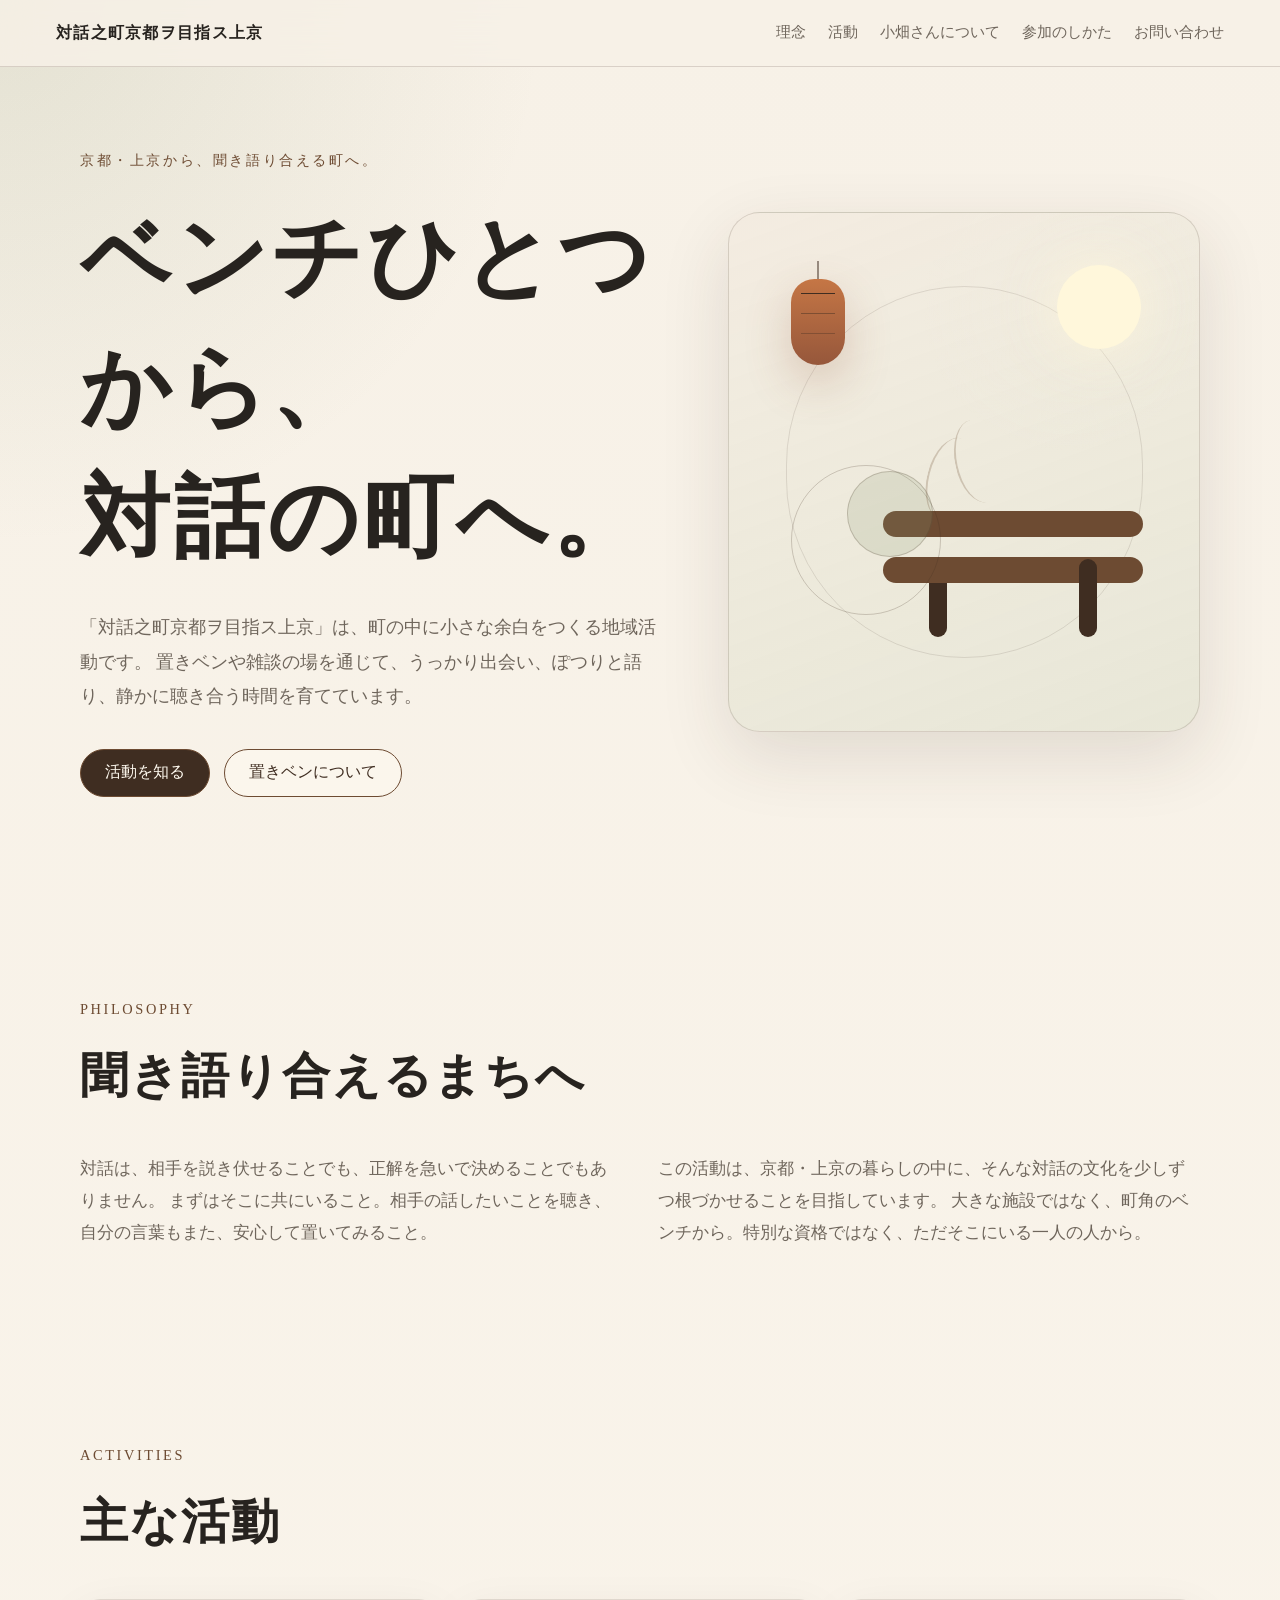
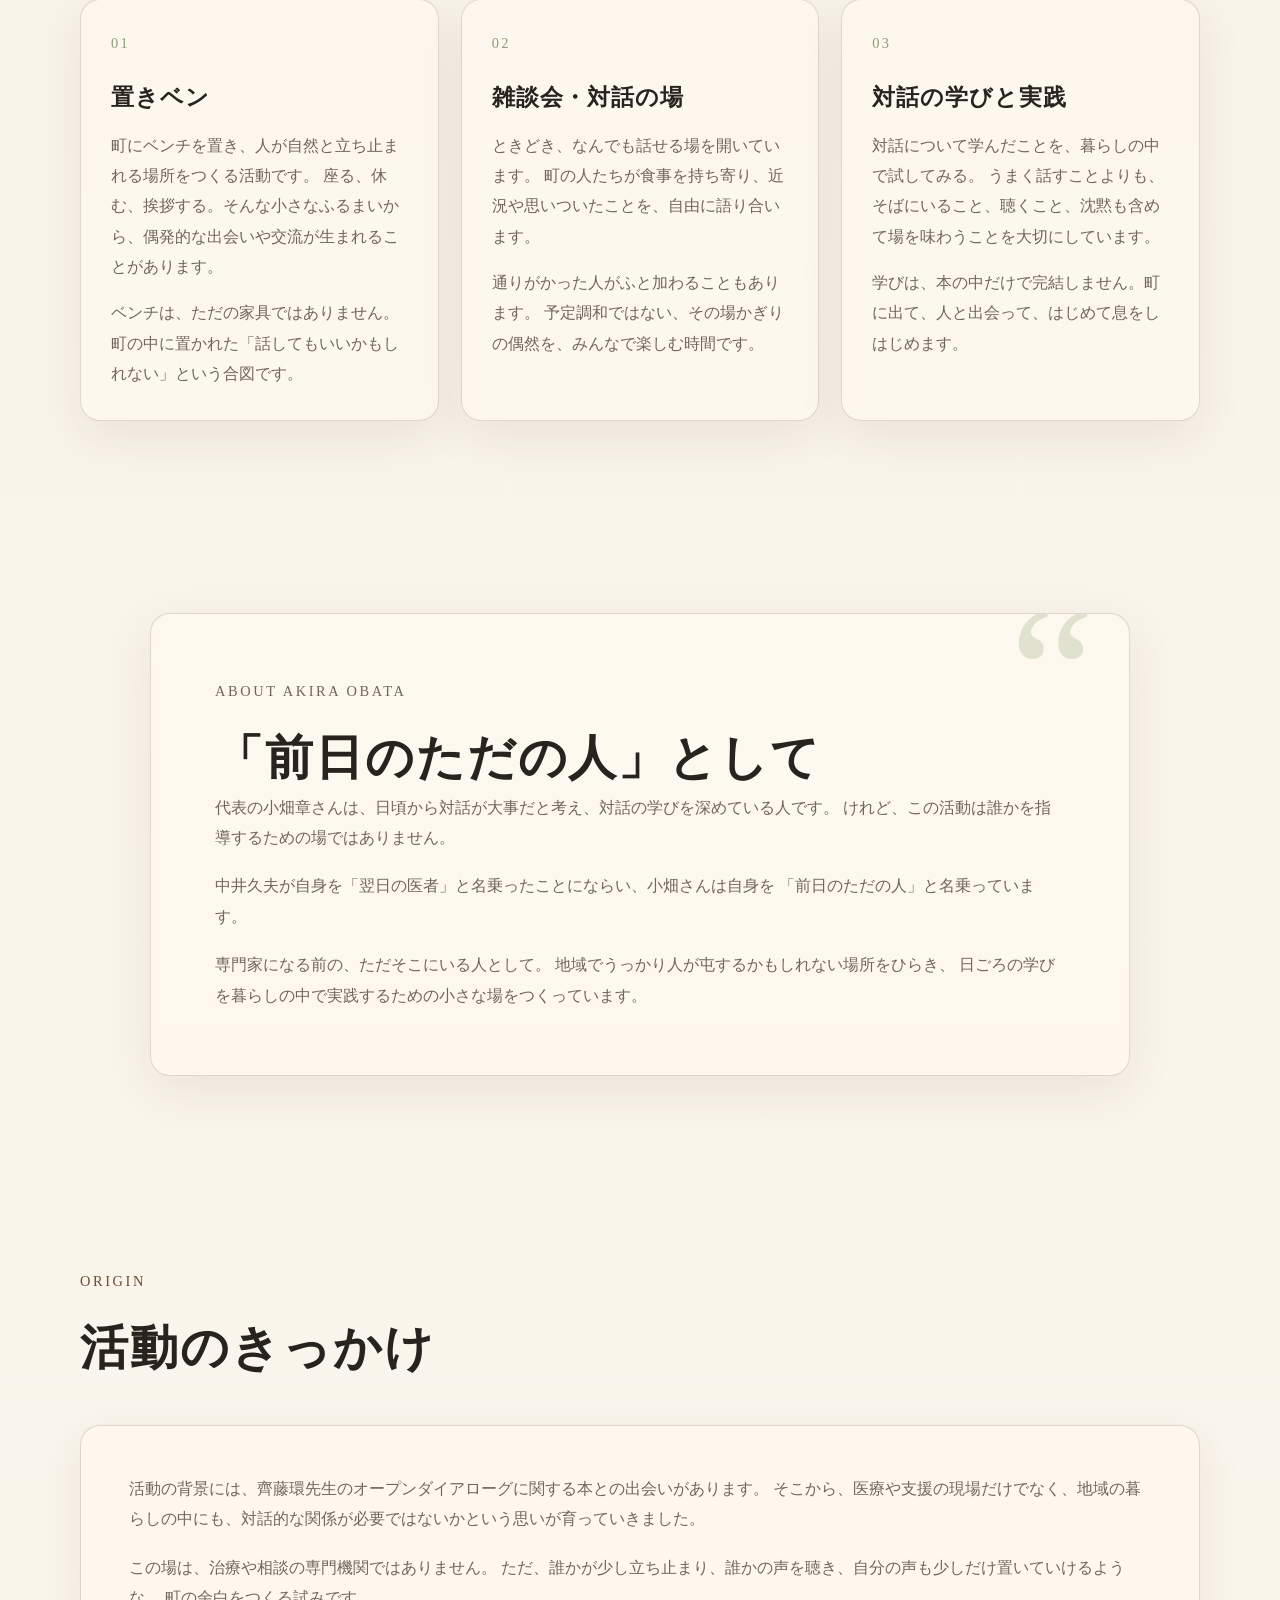
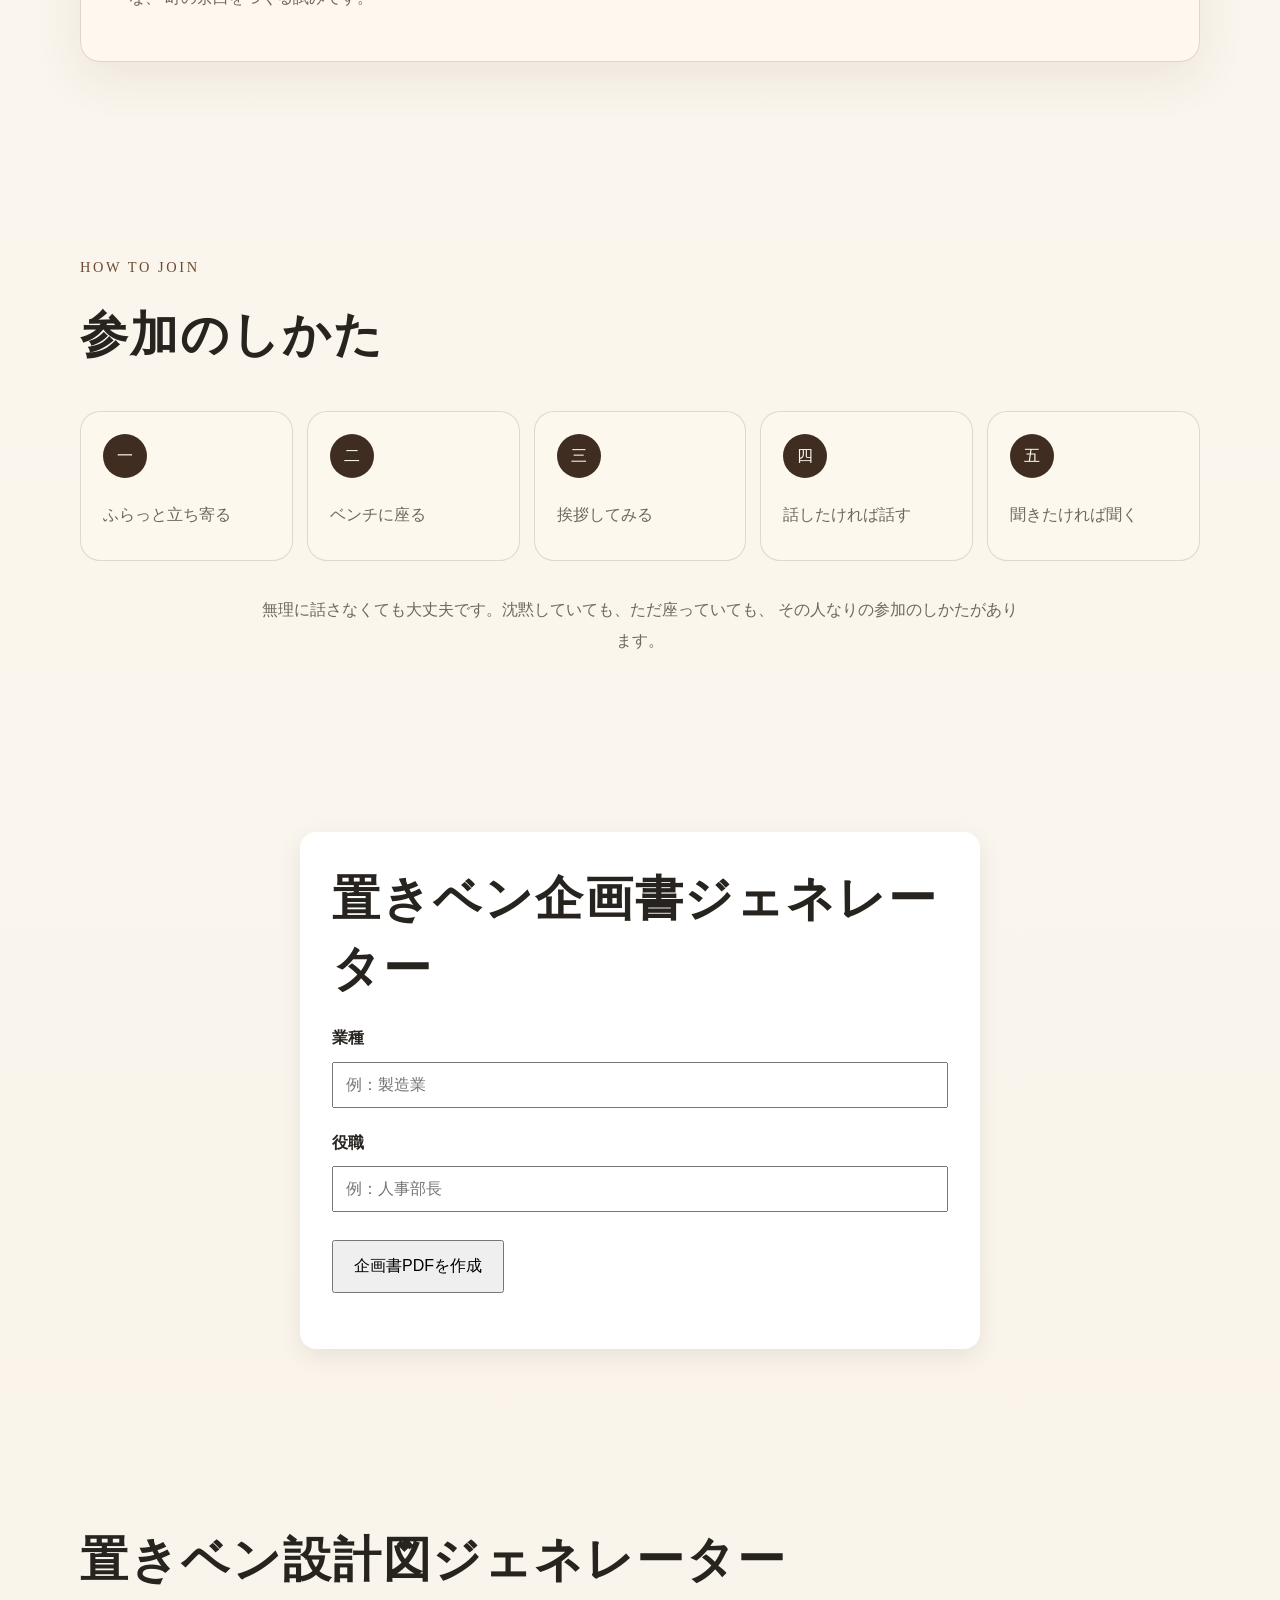
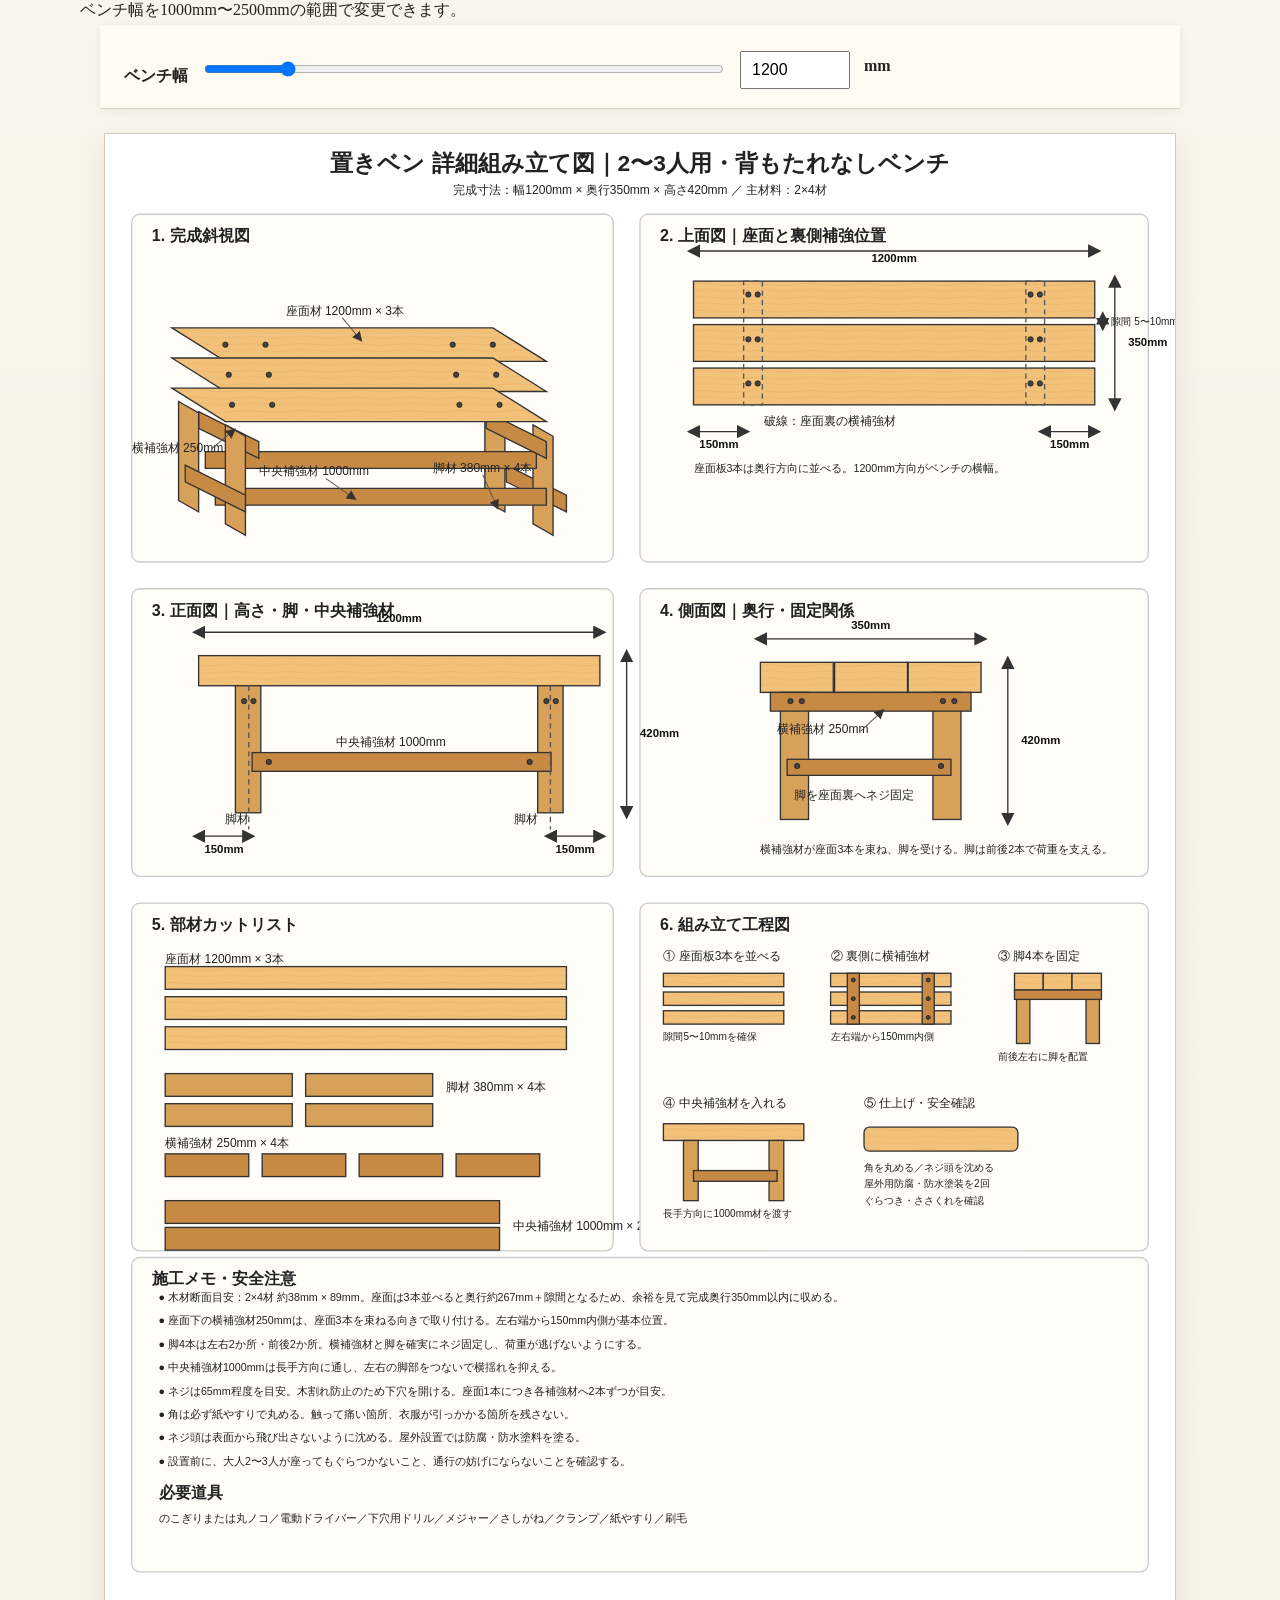
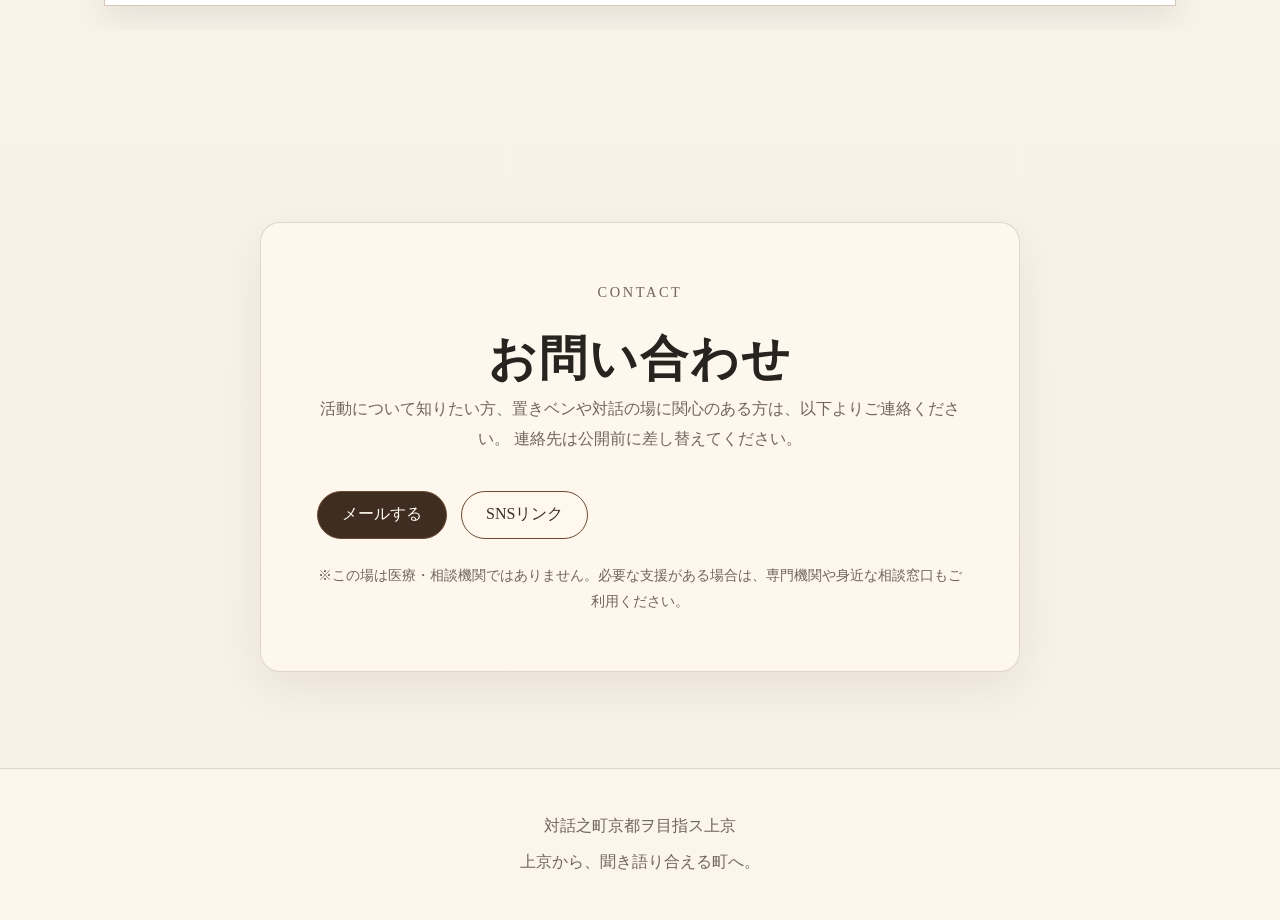
<file: docs/index.html>
<!DOCTYPE html>
<html lang="ja">
<head>
  <meta charset="UTF-8" />
  <meta name="viewport" content="width=device-width, initial-scale=1.0" />
  <meta name="description" content="対話之町京都ヲ目指ス上京は、京都・上京のまちに聞き語り合える場を広げる地域活動団体です。置きベンや雑談会を通じて、偶発的な出会いと対話の余白を育てています。" />
  <meta property="og:title" content="対話之町京都ヲ目指ス上京" />
  <meta property="og:description" content="ベンチひとつから、対話の町へ。京都・上京のまちに、聞き語り合える場を広げる地域活動団体です。" />
  <meta property="og:type" content="website" />
  <title>対話之町京都ヲ目指ス上京</title>
  <link rel="stylesheet" href="style.css" />
</head>
<body>
  <header class="site-header">
    <a class="site-logo" href="#top" aria-label="トップへ戻る">対話之町京都ヲ目指ス上京</a>

    <button class="nav-toggle" type="button" aria-expanded="false" aria-controls="global-nav">
      <span></span>
      <span></span>
      <span></span>
      <span class="sr-only">メニューを開閉する</span>
    </button>

    <nav id="global-nav" class="global-nav" aria-label="グローバルナビゲーション">
      <a href="#philosophy">理念</a>
      <a href="#activities">活動</a>
      <a href="#about">小畑さんについて</a>
      <a href="#join">参加のしかた</a>
      <a href="#contact">お問い合わせ</a>
    </nav>
  </header>

  <main id="top">
    <section class="hero section">
      <div class="hero__text fade-in">
        <p class="eyebrow">京都・上京から、聞き語り合える町へ。</p>
        <h1>ベンチひとつから、<br />対話の町へ。</h1>
        <p class="lead">
          「対話之町京都ヲ目指ス上京」は、町の中に小さな余白をつくる地域活動です。
          置きベンや雑談の場を通じて、うっかり出会い、ぽつりと語り、静かに聴き合う時間を育てています。
        </p>
        <div class="hero__actions">
          <a class="button button--primary" href="#activities">活動を知る</a>
          <a class="button button--ghost" href="#bench">置きベンについて</a>
        </div>
      </div>

      <div class="hero__visual fade-in" aria-hidden="true">
        <div class="moon"></div>
        <div class="lantern"></div>
        <div class="bench">
          <span></span>
          <span></span>
        </div>
        <div class="dialogue-circle dialogue-circle--one"></div>
        <div class="dialogue-circle dialogue-circle--two"></div>
        <div class="steam steam--one"></div>
        <div class="steam steam--two"></div>
      </div>
    </section>

    <section id="philosophy" class="section philosophy">
      <div class="section-heading fade-in">
        <p class="eyebrow">Philosophy</p>
        <h2>聞き語り合えるまちへ</h2>
      </div>
      <div class="two-column">
        <p class="fade-in">
          対話は、相手を説き伏せることでも、正解を急いで決めることでもありません。
          まずはそこに共にいること。相手の話したいことを聴き、自分の言葉もまた、安心して置いてみること。
        </p>
        <p class="fade-in">
          この活動は、京都・上京の暮らしの中に、そんな対話の文化を少しずつ根づかせることを目指しています。
          大きな施設ではなく、町角のベンチから。特別な資格ではなく、ただそこにいる一人の人から。
        </p>
      </div>
    </section>

    <section id="activities" class="section activities">
      <div class="section-heading fade-in">
        <p class="eyebrow">Activities</p>
        <h2>主な活動</h2>
      </div>

      <div class="cards">
        <article id="bench" class="card fade-in">
          <div class="card__number">01</div>
          <h3>置きベン</h3>
          <p>
            町にベンチを置き、人が自然と立ち止まれる場所をつくる活動です。
            座る、休む、挨拶する。そんな小さなふるまいから、偶発的な出会いや交流が生まれることがあります。
          </p>
          <p>
            ベンチは、ただの家具ではありません。町の中に置かれた「話してもいいかもしれない」という合図です。
          </p>
        </article>

        <article class="card fade-in">
          <div class="card__number">02</div>
          <h3>雑談会・対話の場</h3>
          <p>
            ときどき、なんでも話せる場を開いています。
            町の人たちが食事を持ち寄り、近況や思いついたことを、自由に語り合います。
          </p>
          <p>
            通りがかった人がふと加わることもあります。
            予定調和ではない、その場かぎりの偶然を、みんなで楽しむ時間です。
          </p>
        </article>

        <article class="card fade-in">
          <div class="card__number">03</div>
          <h3>対話の学びと実践</h3>
          <p>
            対話について学んだことを、暮らしの中で試してみる。
            うまく話すことよりも、そばにいること、聴くこと、沈黙も含めて場を味わうことを大切にしています。
          </p>
          <p>
            学びは、本の中だけで完結しません。町に出て、人と出会って、はじめて息をしはじめます。
          </p>
        </article>
      </div>
    </section>

    <section id="about" class="section about">
      <div class="quote-panel fade-in">
        <p class="eyebrow">About Akira Obata</p>
        <h2>「前日のただの人」として</h2>
        <p>
          代表の小畑章さんは、日頃から対話が大事だと考え、対話の学びを深めている人です。
          けれど、この活動は誰かを指導するための場ではありません。
        </p>
        <p>
          中井久夫が自身を「翌日の医者」と名乗ったことにならい、小畑さんは自身を
          「前日のただの人」と名乗っています。
        </p>
        <p>
          専門家になる前の、ただそこにいる人として。
          地域でうっかり人が屯するかもしれない場所をひらき、
          日ごろの学びを暮らしの中で実践するための小さな場をつくっています。
        </p>
      </div>
    </section>

    <section class="section origin">
      <div class="section-heading fade-in">
        <p class="eyebrow">Origin</p>
        <h2>活動のきっかけ</h2>
      </div>
      <div class="origin__body fade-in">
        <p>
          活動の背景には、齊藤環先生のオープンダイアローグに関する本との出会いがあります。
          そこから、医療や支援の現場だけでなく、地域の暮らしの中にも、対話的な関係が必要ではないかという思いが育っていきました。
        </p>
        <p>
          この場は、治療や相談の専門機関ではありません。
          ただ、誰かが少し立ち止まり、誰かの声を聴き、自分の声も少しだけ置いていけるような、
          町の余白をつくる試みです。
        </p>
      </div>
    </section>

    <section id="join" class="section join">
      <div class="section-heading fade-in">
        <p class="eyebrow">How to Join</p>
        <h2>参加のしかた</h2>
      </div>

      <div class="steps">
        <div class="step fade-in">
          <span>一</span>
          <p>ふらっと立ち寄る</p>
        </div>
        <div class="step fade-in">
          <span>二</span>
          <p>ベンチに座る</p>
        </div>
        <div class="step fade-in">
          <span>三</span>
          <p>挨拶してみる</p>
        </div>
        <div class="step fade-in">
          <span>四</span>
          <p>話したければ話す</p>
        </div>
        <div class="step fade-in">
          <span>五</span>
          <p>聞きたければ聞く</p>
        </div>
      </div>

      <p class="join__note fade-in">
        無理に話さなくても大丈夫です。沈黙していても、ただ座っていても、
        その人なりの参加のしかたがあります。
      </p>
    </section>


    <section class="container">
      <h2>置きベン企画書ジェネレーター</h2>

      <label>業種</label>
      <input id="industry" type="text" placeholder="例：製造業" />

      <label>役職</label>
      <input id="role" type="text" placeholder="例：人事部長" />

      <button id="generateBtn">企画書PDFを作成</button>

      <div id="message"></div>
      <a id="downloadLink" class="download-button" href="#" download style="display: none;">PDFをダウンロード</a>
      
    </section>
    <section id="blueprint" class="section blueprint">
      <h2>置きベン設計図ジェネレーター</h2>
      <p>ベンチ幅を1000mm〜2500mmの範囲で変更できます。</p>

      <div class="toolbar">
        <label for="benchWidthRange">ベンチ幅</label>
        <input id="benchWidthRange" type="range" min="1000" max="2500" step="50" value="1200" />
        <input id="benchWidthNumber" type="number" min="1000" max="2500" step="50" value="1200" />
        <strong>mm</strong>
        <!-- <span class="hint">※ SVGを外部読み込みするため、ローカルサーバーで開くのがおすすめです。</span> -->
      </div>

      <main class="svg-shell">
        <div id="svgContainer">SVGを読み込み中...</div>
      </main>
    </section>
    <section id="contact" class="section contact">
      <div class="contact__box fade-in">
        <p class="eyebrow">Contact</p>
        <h2>お問い合わせ</h2>
        <p>
          活動について知りたい方、置きベンや対話の場に関心のある方は、以下よりご連絡ください。
          連絡先は公開前に差し替えてください。
        </p>
        <div class="contact__links">
          <a class="button button--primary" href="mailto:example@example.com">メールする</a>
          <a class="button button--ghost" href="#" aria-label="SNSリンク">SNSリンク</a>
        </div>
        <p class="small-text">
          ※この場は医療・相談機関ではありません。必要な支援がある場合は、専門機関や身近な相談窓口もご利用ください。
        </p>
      </div>
    </section>
  </main>

  <footer class="site-footer">
    <p>対話之町京都ヲ目指ス上京</p>
    <p>上京から、聞き語り合える町へ。</p>
  </footer>

  <script src="./script.js"></script>
</body>
</html>
</file>
<file: docs/style.css>
:root {
  --color-bg: #f7f1e7;
  --color-bg-soft: #fffaf0;
  --color-text: #27231f;
  --color-muted: #6f665c;
  --color-primary: #6d4b32;
  --color-primary-dark: #3f2d21;
  --color-green: #8d9b75;
  --color-line: rgba(63, 45, 33, 0.16);
  --shadow: 0 24px 70px rgba(59, 43, 32, 0.12);
  --radius-lg: 32px;
  --radius-md: 20px;
  --max-width: 1120px;
}

* {
  box-sizing: border-box;
}

html {
  scroll-behavior: smooth;
}

body {
  margin: 0;
  font-family: "Hiragino Mincho ProN", "Yu Mincho", "YuMincho", "Noto Serif JP", serif;
  line-height: 1.9;
  color: var(--color-text);
  background:
    radial-gradient(circle at top left, rgba(141, 155, 117, 0.18), transparent 34rem),
    linear-gradient(180deg, var(--color-bg) 0%, #fbf6ed 50%, var(--color-bg) 100%);
}

body.nav-open {
  overflow: hidden;
}

a {
  color: inherit;
  text-decoration: none;
}

p {
  margin: 0;
}

.site-header {
  position: fixed;
  inset: 0 0 auto 0;
  z-index: 20;
  display: flex;
  align-items: center;
  justify-content: space-between;
  gap: 24px;
  padding: 18px clamp(20px, 5vw, 56px);
  background: rgba(247, 241, 231, 0.82);
  border-bottom: 1px solid var(--color-line);
  backdrop-filter: blur(16px);
}

.site-logo {
  font-weight: 700;
  letter-spacing: 0.08em;
  writing-mode: horizontal-tb;
}

.global-nav {
  display: flex;
  align-items: center;
  gap: 22px;
  font-size: 0.92rem;
  color: var(--color-muted);
}

.global-nav a {
  position: relative;
}

.global-nav a::after {
  position: absolute;
  left: 0;
  bottom: -6px;
  width: 0;
  height: 1px;
  content: "";
  background: var(--color-primary);
  transition: width 0.25s ease;
}

.global-nav a:hover::after {
  width: 100%;
}

.nav-toggle {
  display: none;
  width: 44px;
  height: 44px;
  padding: 0;
  border: 1px solid var(--color-line);
  border-radius: 999px;
  background: var(--color-bg-soft);
}

.nav-toggle span:not(.sr-only) {
  display: block;
  width: 18px;
  height: 1px;
  margin: 5px auto;
  background: var(--color-text);
  transition: transform 0.25s ease, opacity 0.25s ease;
}

.sr-only {
  position: absolute;
  width: 1px;
  height: 1px;
  overflow: hidden;
  clip-path: inset(50%);
  white-space: nowrap;
}

.section {
  width: min(100% - 40px, var(--max-width));
  margin: 0 auto;
  padding: 96px 0;
}

.hero {
  display: grid;
  grid-template-columns: minmax(0, 1.1fr) minmax(320px, 0.9fr);
  gap: clamp(36px, 6vw, 72px);
  align-items: center;
  min-height: 100vh;
  padding-top: 140px;
}

.eyebrow {
  margin-bottom: 18px;
  color: var(--color-primary);
  font-size: 0.9rem;
  letter-spacing: 0.18em;
  text-transform: uppercase;
}

h1,
h2,
h3 {
  margin: 0;
  font-weight: 700;
  line-height: 1.45;
  letter-spacing: 0.04em;
}

h1 {
  font-size: clamp(2.4rem, 7vw, 5.6rem);
}

h2 {
  font-size: clamp(1.8rem, 4vw, 3rem);
}

h3 {
  margin-bottom: 16px;
  font-size: 1.45rem;
}

.lead {
  max-width: 680px;
  margin-top: 28px;
  color: var(--color-muted);
  font-size: clamp(1rem, 2vw, 1.12rem);
}

.hero__actions,
.contact__links {
  display: flex;
  flex-wrap: wrap;
  gap: 14px;
  margin-top: 36px;
}

.button {
  display: inline-flex;
  align-items: center;
  justify-content: center;
  min-height: 48px;
  padding: 0 24px;
  border: 1px solid var(--color-primary);
  border-radius: 999px;
  transition: transform 0.25s ease, box-shadow 0.25s ease, background 0.25s ease;
}

.button:hover {
  transform: translateY(-2px);
  box-shadow: 0 12px 28px rgba(63, 45, 33, 0.15);
}

.button--primary {
  color: #fffaf0;
  background: var(--color-primary-dark);
}

.button--ghost {
  color: var(--color-primary-dark);
  background: rgba(255, 250, 240, 0.55);
}

.hero__visual {
  position: relative;
  min-height: 520px;
  border: 1px solid var(--color-line);
  border-radius: var(--radius-lg);
  background:
    linear-gradient(160deg, rgba(109, 75, 50, 0.08), rgba(141, 155, 117, 0.2)),
    radial-gradient(circle at 72% 18%, rgba(255, 250, 240, 0.9), transparent 9rem),
    var(--color-bg-soft);
  box-shadow: var(--shadow);
  overflow: hidden;
}

.hero__visual::before {
  position: absolute;
  inset: 14% 12%;
  content: "";
  border: 1px solid rgba(63, 45, 33, 0.12);
  border-radius: 999px;
}

.moon {
  position: absolute;
  top: 52px;
  right: 58px;
  width: 84px;
  height: 84px;
  border-radius: 50%;
  background: #fff7db;
  box-shadow: 0 0 60px rgba(255, 247, 219, 0.85);
}

.lantern {
  position: absolute;
  top: 66px;
  left: 62px;
  width: 54px;
  height: 86px;
  border-radius: 26px 26px 30px 30px;
  background: linear-gradient(180deg, #c57645, #96573b);
  box-shadow: 0 18px 45px rgba(150, 87, 59, 0.25);
}

.lantern::before,
.lantern::after {
  position: absolute;
  left: 50%;
  content: "";
  transform: translateX(-50%);
  background: var(--color-primary-dark);
}

.lantern::before {
  top: -18px;
  width: 1px;
  height: 18px;
}

.lantern::after {
  top: 14px;
  width: 34px;
  height: 1px;
  box-shadow: 0 20px 0 rgba(63, 45, 33, 0.45), 0 40px 0 rgba(63, 45, 33, 0.35);
}

.bench {
  position: absolute;
  right: 56px;
  bottom: 94px;
  width: 260px;
  height: 126px;
}

.bench span {
  position: absolute;
  left: 0;
  width: 100%;
  height: 26px;
  border-radius: 999px;
  background: var(--color-primary);
}

.bench span:first-child {
  top: 0;
}

.bench span:last-child {
  top: 46px;
}

.bench::before,
.bench::after {
  position: absolute;
  bottom: 0;
  width: 18px;
  height: 78px;
  content: "";
  border-radius: 999px;
  background: var(--color-primary-dark);
}

.bench::before {
  left: 46px;
}

.bench::after {
  right: 46px;
}

.dialogue-circle {
  position: absolute;
  border: 1px solid rgba(63, 45, 33, 0.22);
  border-radius: 50%;
}

.dialogue-circle--one {
  left: 62px;
  bottom: 116px;
  width: 150px;
  height: 150px;
}

.dialogue-circle--two {
  left: 118px;
  bottom: 174px;
  width: 86px;
  height: 86px;
  background: rgba(141, 155, 117, 0.18);
}

.steam {
  position: absolute;
  width: 48px;
  height: 84px;
  border-left: 2px solid rgba(109, 75, 50, 0.25);
  border-radius: 50%;
}

.steam--one {
  left: 42%;
  bottom: 210px;
  transform: rotate(14deg);
}

.steam--two {
  left: 48%;
  bottom: 228px;
  transform: rotate(-12deg);
}

.section-heading {
  max-width: 680px;
  margin-bottom: 42px;
}

.two-column {
  display: grid;
  grid-template-columns: repeat(2, minmax(0, 1fr));
  gap: 36px;
  color: var(--color-muted);
  font-size: 1.06rem;
}

.cards {
  display: grid;
  grid-template-columns: repeat(3, minmax(0, 1fr));
  gap: 22px;
}

.card,
.quote-panel,
.origin__body,
.contact__box {
  border: 1px solid var(--color-line);
  border-radius: var(--radius-md);
  background: rgba(255, 250, 240, 0.68);
  box-shadow: 0 16px 48px rgba(59, 43, 32, 0.08);
}

.card {
  padding: 30px;
}

.card p + p {
  margin-top: 16px;
}

.card__number {
  margin-bottom: 24px;
  color: var(--color-green);
  font-size: 0.9rem;
  letter-spacing: 0.16em;
}

.card p,
.quote-panel p,
.origin__body p,
.contact__box p {
  color: var(--color-muted);
}

.about {
  width: min(100% - 40px, 980px);
}

.quote-panel {
  position: relative;
  padding: clamp(32px, 6vw, 64px);
  overflow: hidden;
}

.quote-panel::before {
  position: absolute;
  top: -36px;
  right: 34px;
  content: "“";
  color: rgba(141, 155, 117, 0.25);
  font-size: 12rem;
  line-height: 1;
}

.quote-panel p + p {
  margin-top: 18px;
}

.origin__body {
  padding: clamp(28px, 5vw, 48px);
}

.origin__body p + p {
  margin-top: 18px;
}

.steps {
  display: grid;
  grid-template-columns: repeat(5, minmax(0, 1fr));
  gap: 14px;
}

.step {
  min-height: 150px;
  padding: 22px;
  border: 1px solid var(--color-line);
  border-radius: var(--radius-md);
  background: rgba(255, 250, 240, 0.58);
}

.step span {
  display: grid;
  width: 44px;
  height: 44px;
  margin-bottom: 22px;
  place-items: center;
  border-radius: 50%;
  color: #fffaf0;
  background: var(--color-primary-dark);
}

.step p {
  color: var(--color-muted);
}

.join__note {
  max-width: 760px;
  margin: 34px auto 0;
  color: var(--color-muted);
  text-align: center;
}

.contact__box {
  max-width: 760px;
  margin: 0 auto;
  padding: clamp(32px, 6vw, 56px);
  text-align: center;
}

.small-text {
  margin-top: 24px;
  font-size: 0.86rem;
}

.site-footer {
  padding: 42px 20px;
  border-top: 1px solid var(--color-line);
  color: var(--color-muted);
  text-align: center;
  background: rgba(255, 250, 240, 0.42);
}

.site-footer p + p {
  margin-top: 6px;
}

.fade-in {
  opacity: 0;
  transform: translateY(24px);
  transition: opacity 0.8s ease, transform 0.8s ease;
}

.fade-in.is-visible {
  opacity: 1;
  transform: translateY(0);
}

@media (max-width: 900px) {
  .nav-toggle {
    display: block;
  }

  .global-nav {
    position: fixed;
    inset: 80px 18px auto 18px;
    display: grid;
    gap: 0;
    padding: 16px;
    border: 1px solid var(--color-line);
    border-radius: 22px;
    background: rgba(255, 250, 240, 0.96);
    box-shadow: var(--shadow);
    opacity: 0;
    pointer-events: none;
    transform: translateY(-12px);
    transition: opacity 0.25s ease, transform 0.25s ease;
  }

  .global-nav.is-open {
    opacity: 1;
    pointer-events: auto;
    transform: translateY(0);
  }

  .global-nav a {
    padding: 12px;
  }

  .nav-toggle.is-open span:nth-child(1) {
    transform: translateY(6px) rotate(35deg);
  }

  .nav-toggle.is-open span:nth-child(2) {
    opacity: 0;
  }

  .nav-toggle.is-open span:nth-child(3) {
    transform: translateY(-6px) rotate(-35deg);
  }

  .hero {
    grid-template-columns: 1fr;
    min-height: auto;
  }

  .hero__visual {
    min-height: 420px;
  }

  .cards,
  .two-column,
  .steps {
    grid-template-columns: 1fr;
  }

  .step {
    min-height: auto;
  }
}

@media (max-width: 560px) {
  .section {
    width: min(100% - 28px, var(--max-width));
    padding: 72px 0;
  }

  .site-header {
    padding: 14px 18px;
  }

  .site-logo {
    font-size: 0.9rem;
  }

  .hero {
    padding-top: 112px;
  }

  .hero__visual {
    min-height: 340px;
  }

  .bench {
    right: 28px;
    bottom: 70px;
    width: 210px;
  }

  .lantern {
    left: 36px;
  }

  .moon {
    right: 34px;
  }
}

.container {
  max-width: 680px;
  margin: 80px auto;
  padding: 32px;
  background: white;
  border-radius: 16px;
  box-shadow: 0 8px 24px rgba(0, 0, 0, 0.08);
}

label {
  display: block;
  margin-top: 20px;
  font-weight: bold;
}

input {
  width: 100%;
  padding: 12px;
  margin-top: 8px;
  font-size: 16px;
}

button {
  margin-top: 28px;
  padding: 14px 20px;
  font-size: 16px;
  cursor: pointer;
}

#message {
  margin-top: 24px;
  font-weight: bold;
}

#downloadLink {
  display: inline-block;
  margin-top: 20px;
  padding: 12px 16px;
  background: #222;
  color: white;
  text-decoration: none;
  border-radius: 8px;
}

.download-button {
  margin-top: 20px;
  padding: 12px 16px;
  background: #222;
  color: white;
  text-decoration: none;
  border-radius: 8px;
}

.toolbar {
  width: min(100% - 40px, var(--max-width));
  margin: 0 auto;
  padding: 5px 10px;
  position: sticky;
  top: 0;
  z-index: 10;
  display: flex;
  flex-wrap: wrap;
  align-items: center;
  gap: 14px;
  padding: 16px 24px;
  background: #fffaf2;
  border-bottom: 1px solid #ddd0bd;
  box-shadow: 0 2px 8px rgba(0,0,0,0.06);
}

.toolbar label {
  font-weight: 700;
}

input[type="range"] {
  width: min(520px, 70vw);
}

input[type="number"] {
  width: 110px;
  padding: 8px 10px;
  font-size: 16px;
}

.hint {
  font-size: 14px;
  color: #66584a;
}

.svg-shell {
  padding: 24px;
  overflow: auto;
}

#svgContainer {
  width: min(100%, 1200px);
  margin: 0 auto;
  background: white;
  border: 1px solid #d6c8b8;
  box-shadow: 0 12px 30px rgba(0,0,0,0.08);
}

#svgContainer svg {
  display: block;
  width: 100%;
  height: auto;
}

.error {
  padding: 24px;
  color: #9b1c1c;
  background: #fff0f0;
  border: 1px solid #e4b3b3;
}
</file>
